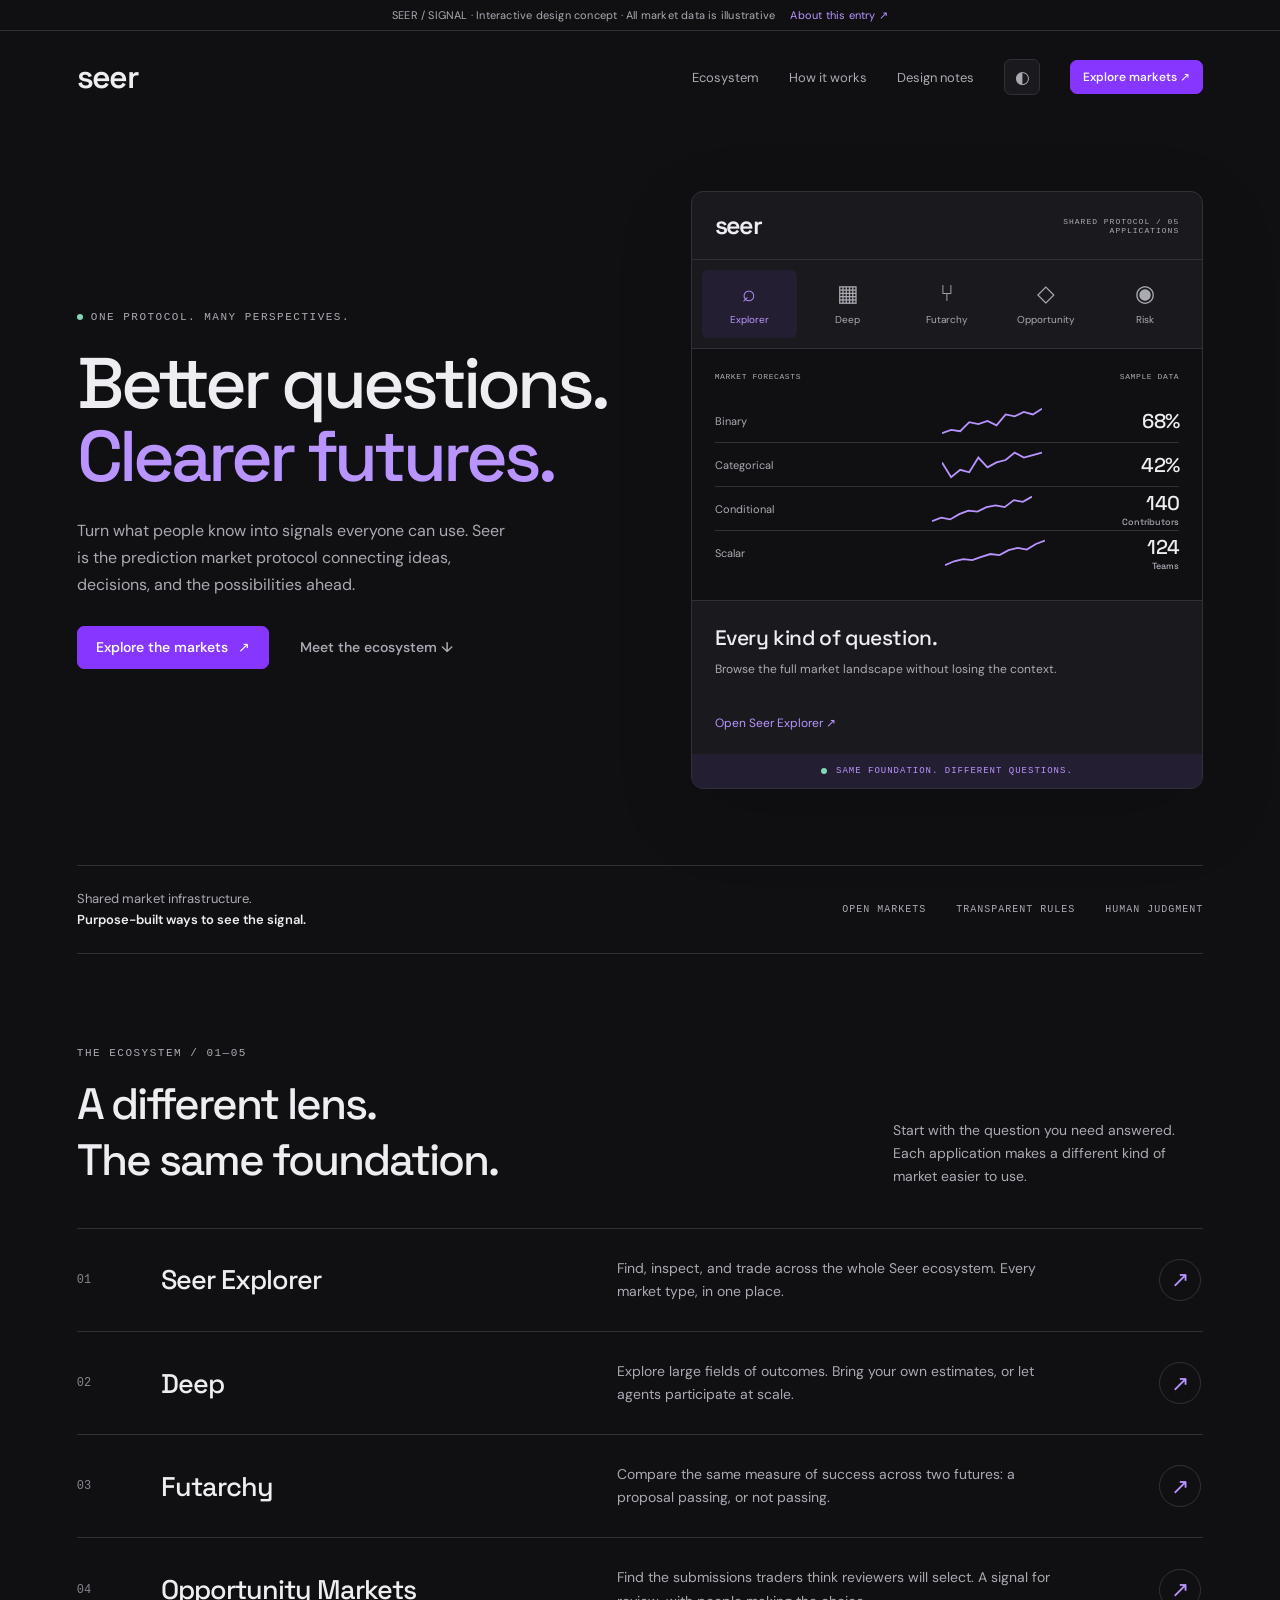
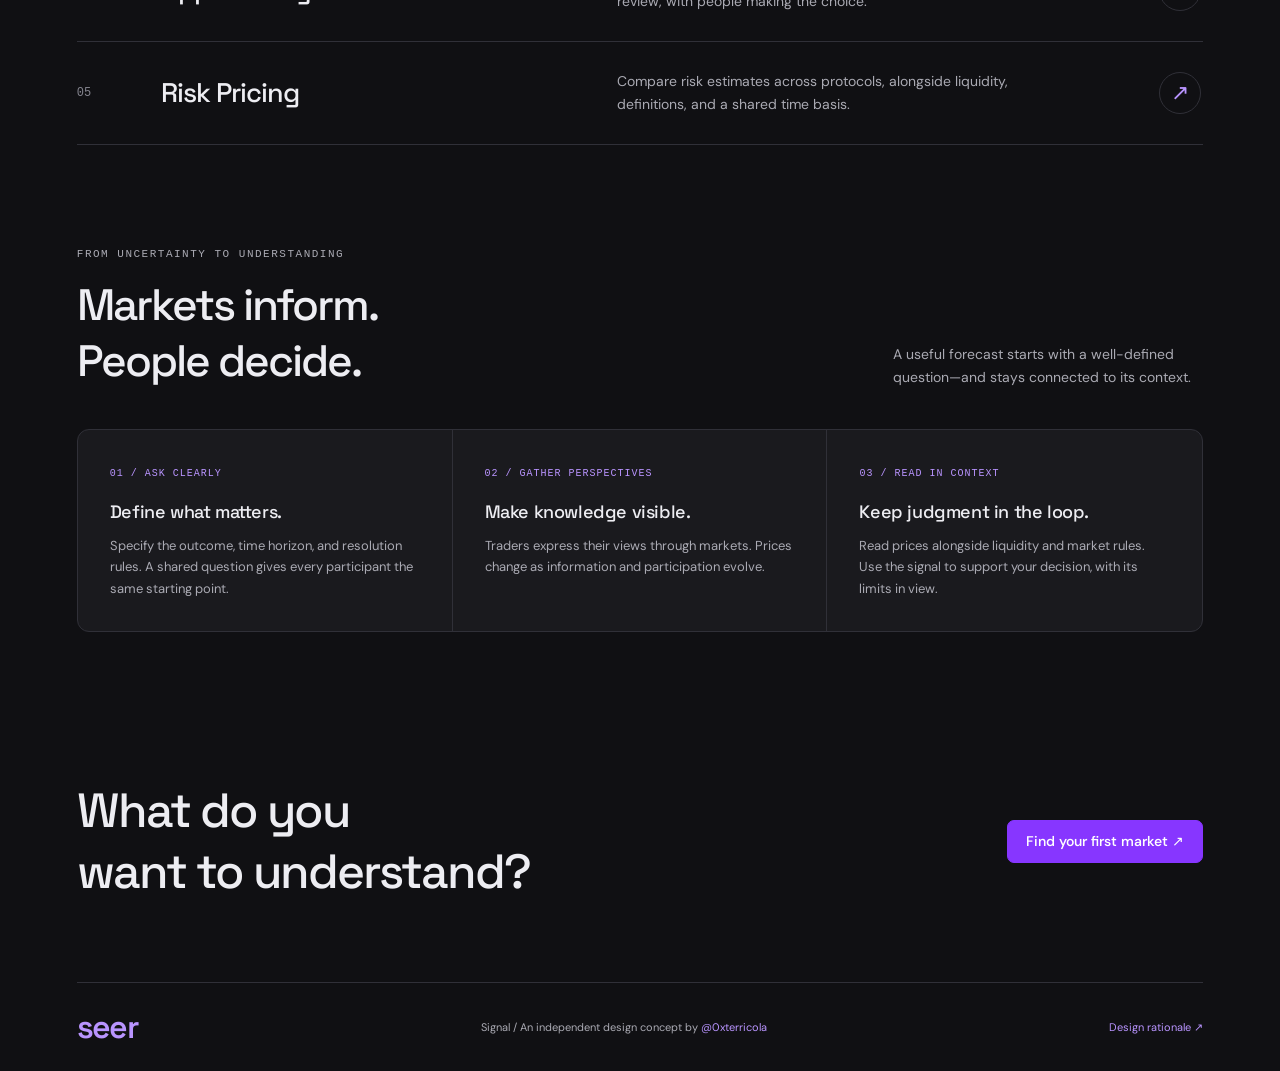
<file: index.html>
<!doctype html>
<html lang="en">
  <head>
    <meta charset="utf-8" />
    <meta name="viewport" content="width=device-width,initial-scale=1" />
    <meta name="theme-color" content="#101013" />
    <meta
      name="description"
      content="Seer / Signal. Six connected interfaces for information markets. An interactive design concept by @0xterricola."
    />
    <link rel="icon" type="image/svg+xml" href="assets/favicon.svg" />
    <title>Seer / Signal</title>
    <link rel="stylesheet" href="assets/style.css?v=3" />
    <script defer src="assets/app.js?v=3"></script>
  </head>
  <body>
    <a class="skip" href="#main">Skip to content</a>
    <div id="app"></div>
    <noscript
      ><main style="padding: 48px; max-width: 640px; margin: auto">
        <h1>Seer / Signal</h1>
        <p>
          This interactive design demo requires JavaScript. Enable it to explore
          the six interfaces.
        </p>
      </main></noscript
    >
    <div id="toast" role="status" aria-live="polite"></div>
    <dialog id="modal" aria-labelledby="modal-title"></dialog>
  </body>
</html>
</file>
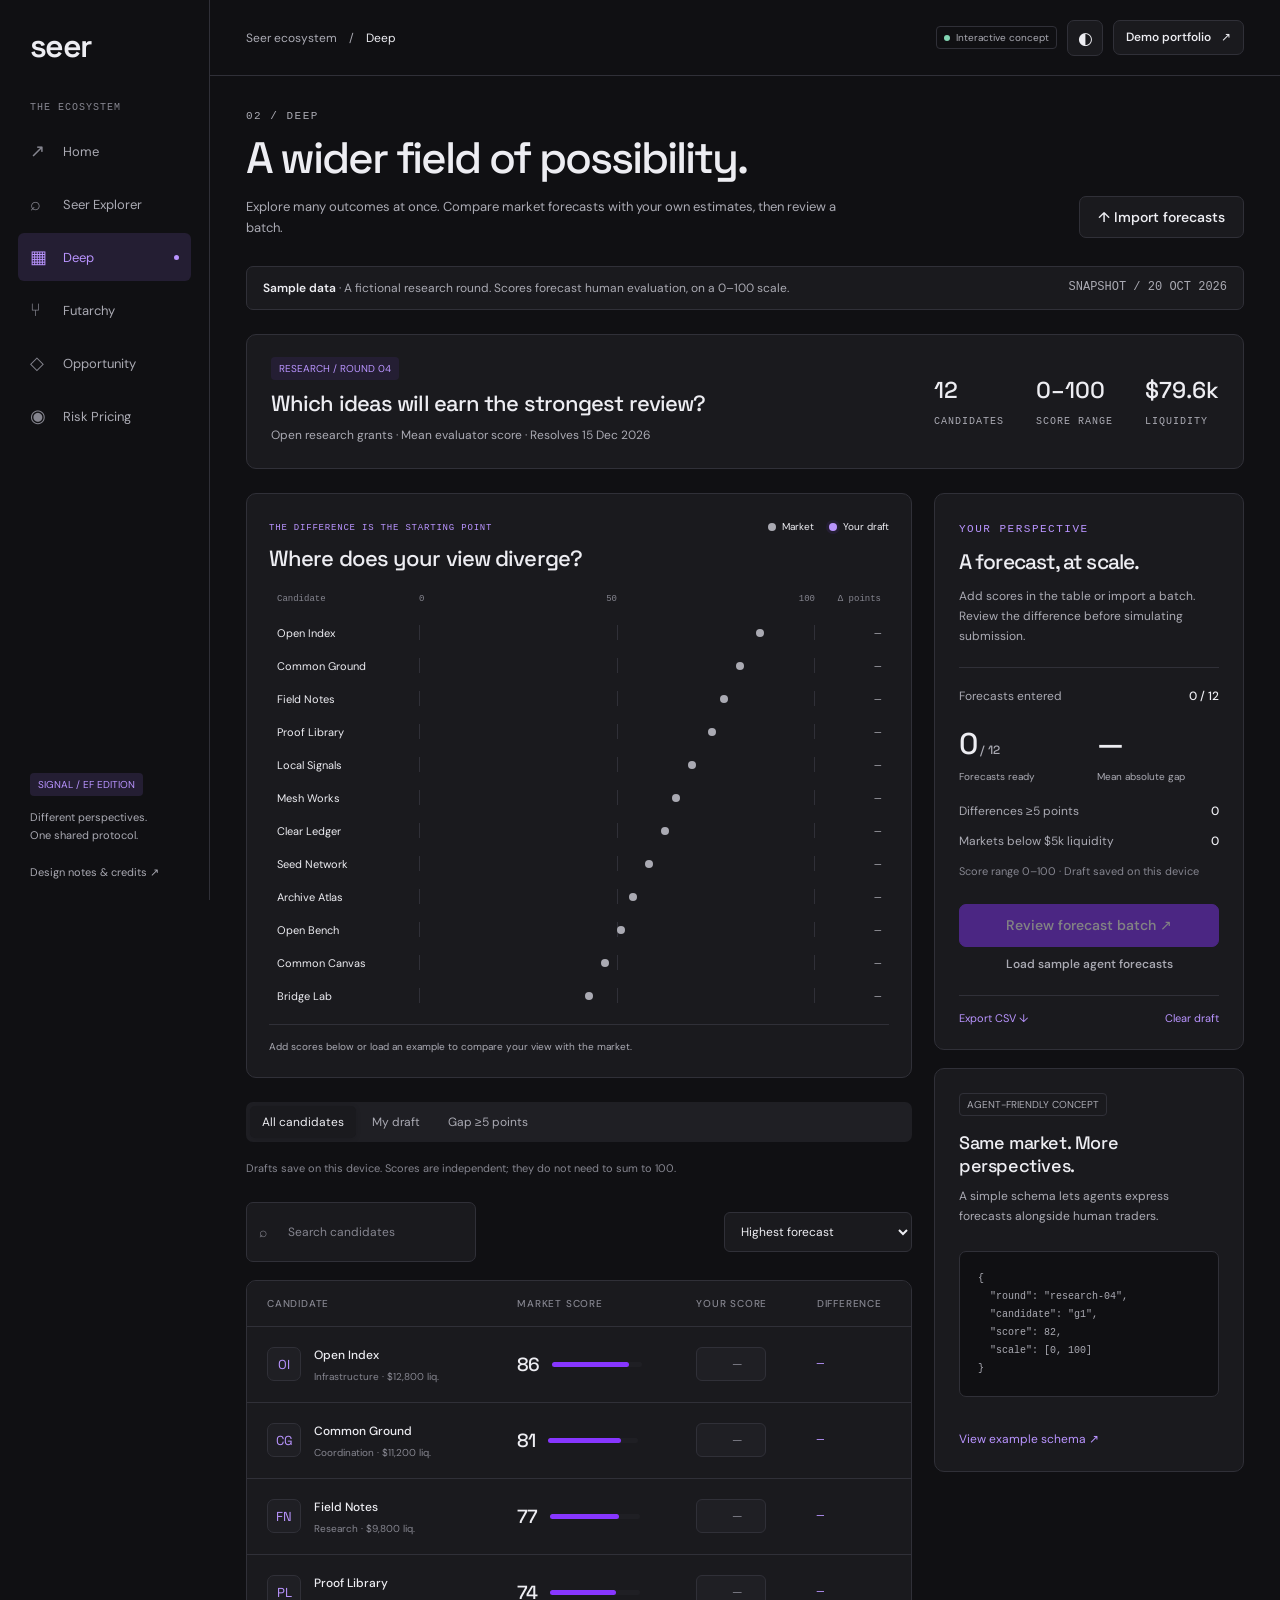
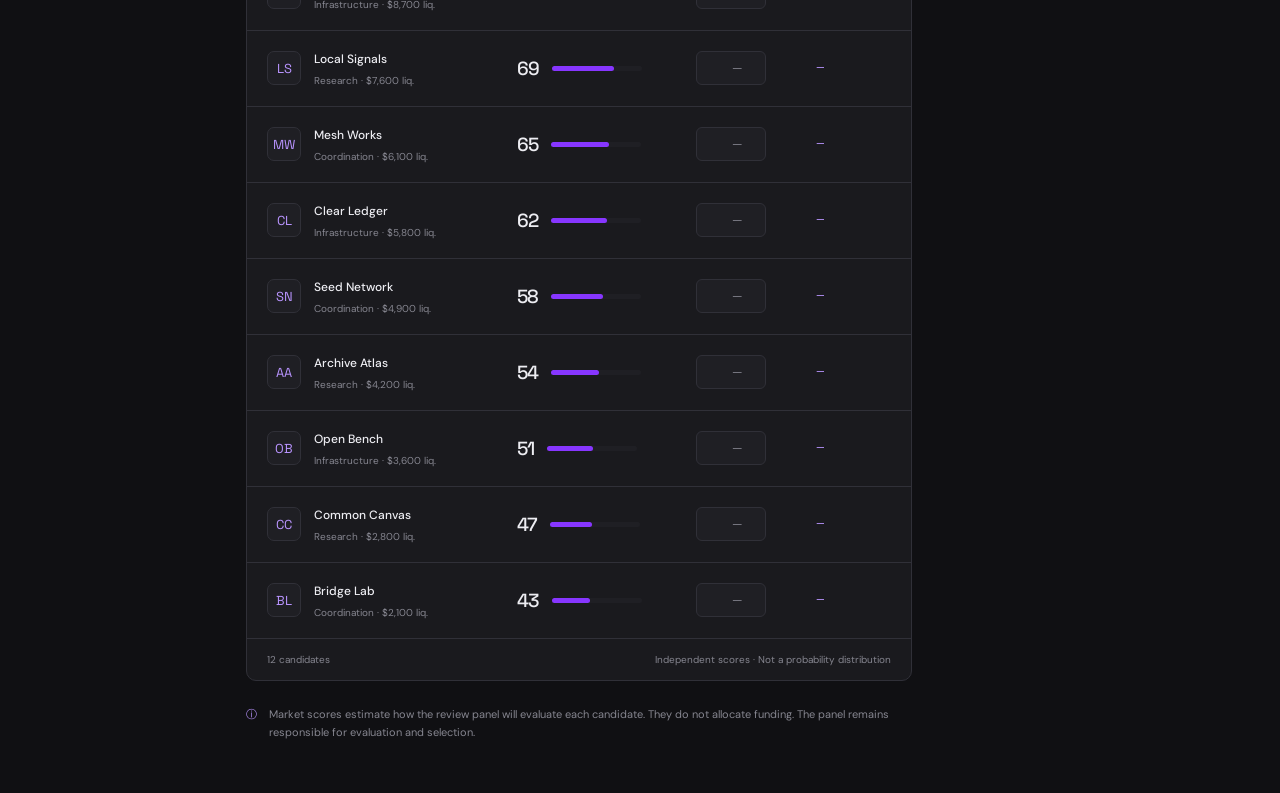
<file: deep/index.html>
<!doctype html>
<html lang="en">
  <head>
    <meta charset="utf-8" />
    <meta name="viewport" content="width=device-width,initial-scale=1" />
    <meta name="theme-color" content="#101013" />
    <meta
      name="description"
      content="Seer / Signal. Six connected interfaces for information markets. An interactive design concept by @0xterricola."
    />
    <link rel="icon" type="image/svg+xml" href="../assets/favicon.svg" />
    <title>Seer / Signal</title>
    <link rel="stylesheet" href="../assets/style.css?v=3" />
    <script defer src="../assets/app.js?v=3"></script>
  </head>
  <body>
    <a class="skip" href="#main">Skip to content</a>
    <div id="app"></div>
    <noscript
      ><main style="padding: 48px; max-width: 640px; margin: auto">
        <h1>Seer / Signal</h1>
        <p>
          This interactive design demo requires JavaScript. Enable it to explore
          the six interfaces.
        </p>
      </main></noscript
    >
    <div id="toast" role="status" aria-live="polite"></div>
    <dialog id="modal" aria-labelledby="modal-title"></dialog>
  </body>
</html>
</file>
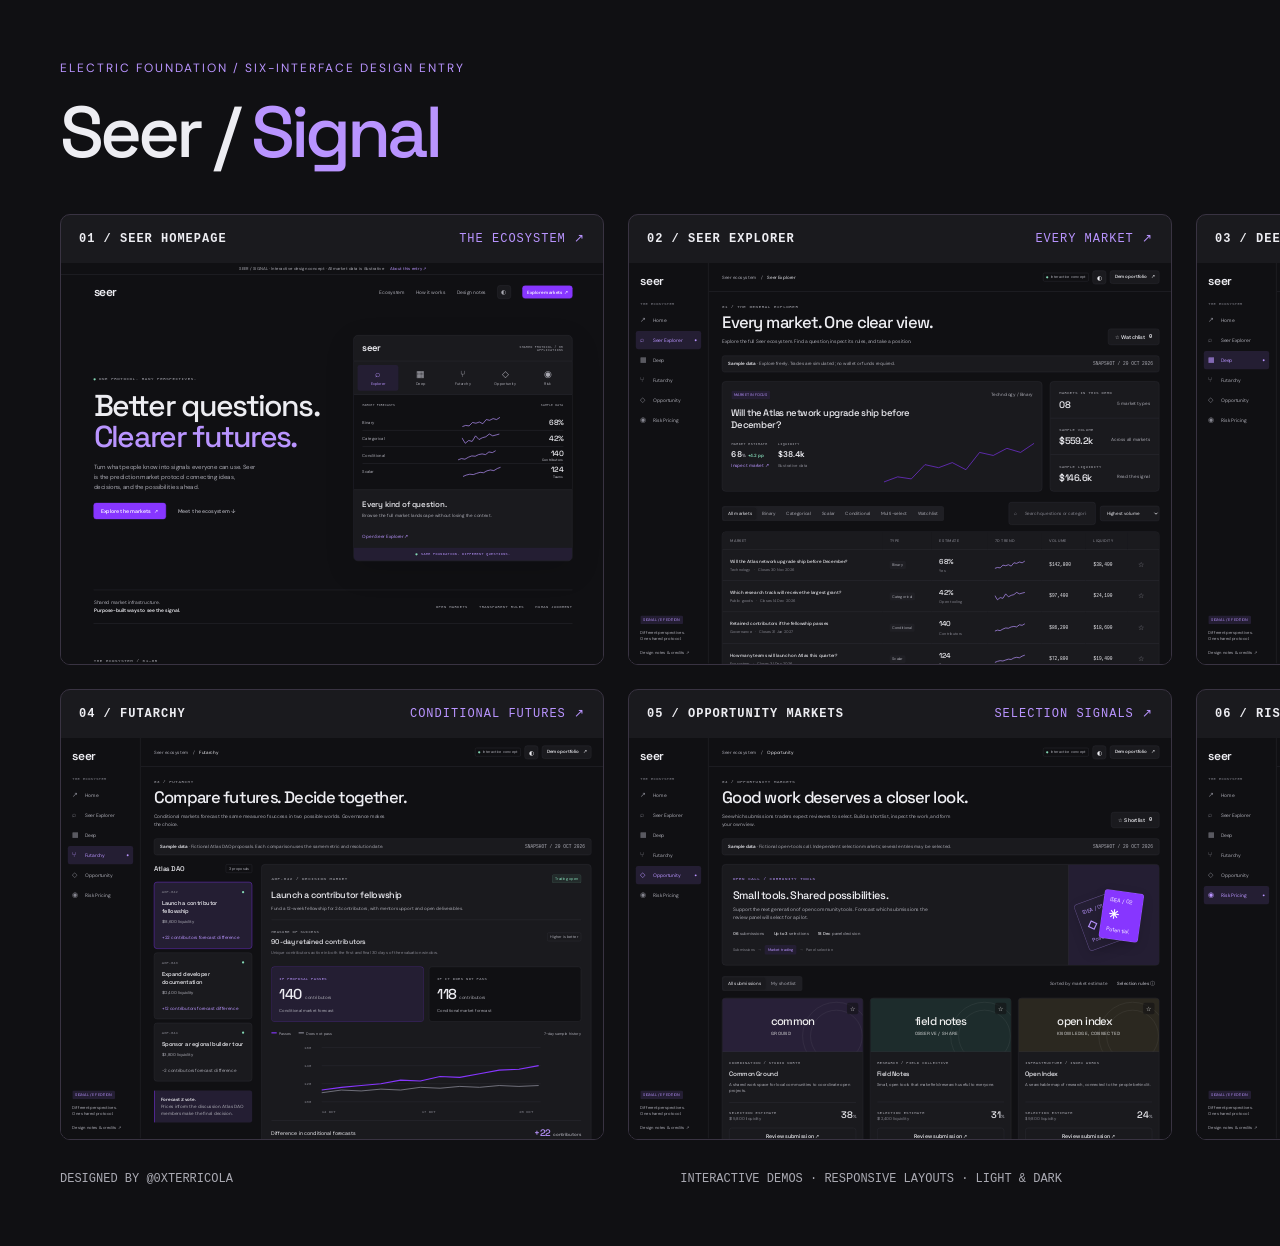
<file: preview-board.html>
<!doctype html>
<html lang="en">
  <head>
    <meta charset="utf-8" />
    <meta name="viewport" content="width=device-width,initial-scale=1" />
    <title>Seer / Signal — Six interfaces</title>
    <link rel="stylesheet" href="assets/style.css?v=3" />
    <style>
      html,
      body {
        width: 1800px;
        margin: 0;
        background: #101013;
        color: #ededf2;
      }
      body {
        padding: 60px;
      }
      .board-head {
        display: flex;
        align-items: end;
        justify-content: space-between;
        margin-bottom: 42px;
      }
      .board-head h1 {
        font-size: 72px;
        letter-spacing: -4px;
        margin: 18px 0 0;
      }
      .board-head p {
        font-size: 16px;
        color: #aaaab3;
        max-width: 420px;
      }
      .board-grid {
        display: grid;
        grid-template-columns: repeat(3, 544px);
        gap: 24px;
      }
      .board-cell {
        border: 1px solid #393342;
        border-radius: 10px;
        overflow: hidden;
        background: #1a1a1e;
      }
      .board-label {
        height: 48px;
        display: flex;
        align-items: center;
        justify-content: space-between;
        padding: 0 18px;
        font:
          12px ui-monospace,
          monospace;
        letter-spacing: 1px;
      }
      .board-label span {
        color: #b994ff;
      }
      .screen {
        width: 544px;
        height: 401px;
        overflow: hidden;
        background: #101013;
      }
      iframe {
        display: block;
        width: 1440px;
        height: 1060px;
        border: 0;
        transform: scale(0.377777778);
        transform-origin: top left;
        pointer-events: none;
      }
      .board-foot {
        display: flex;
        justify-content: space-between;
        align-items: center;
        margin-top: 32px;
        font:
          12px ui-monospace,
          monospace;
        color: #aaaab3;
      }
      .entry {
        color: #b994ff;
        font-size: 12px;
        letter-spacing: 2px;
      }
    </style>
  </head>
  <body>
    <header class="board-head">
      <div>
        <div class="entry">
          ELECTRIC FOUNDATION / SIX-INTERFACE DESIGN ENTRY
        </div>
        <h1>Seer / <span style="color: #b994ff">Signal</span></h1>
      </div>
      <p>
        One foundation. Six useful perspectives.<br />Markets inform. People
        decide.
      </p>
    </header>
    <main class="board-grid">
      <a class="board-cell" href="./"
        ><div class="board-label">
          <b>01 / SEER HOMEPAGE</b><span>THE ECOSYSTEM ↗</span>
        </div>
        <div class="screen">
          <iframe src="./?revision=3" title="Seer homepage"></iframe></div
      ></a>
      <a class="board-cell" href="explorer/"
        ><div class="board-label">
          <b>02 / SEER EXPLORER</b><span>EVERY MARKET ↗</span>
        </div>
        <div class="screen">
          <iframe src="explorer/?revision=3" title="Seer Explorer"></iframe></div
      ></a>
      <a class="board-cell" href="deep/"
        ><div class="board-label">
          <b>03 / DEEP</b><span>MANY OUTCOMES ↗</span>
        </div>
        <div class="screen"><iframe src="deep/?revision=3" title="Deep"></iframe></div
      ></a>
      <a class="board-cell" href="futarchy/"
        ><div class="board-label">
          <b>04 / FUTARCHY</b><span>CONDITIONAL FUTURES ↗</span>
        </div>
        <div class="screen">
          <iframe src="futarchy/?revision=3" title="Futarchy"></iframe></div
      ></a>
      <a class="board-cell" href="opportunity/"
        ><div class="board-label">
          <b>05 / OPPORTUNITY MARKETS</b><span>SELECTION SIGNALS ↗</span>
        </div>
        <div class="screen">
          <iframe src="opportunity/?revision=3" title="Opportunity Markets"></iframe></div
      ></a>
      <a class="board-cell" href="risk/"
        ><div class="board-label">
          <b>06 / RISK PRICING</b><span>COMPARABLE ESTIMATES ↗</span>
        </div>
        <div class="screen">
          <iframe src="risk/?revision=3" title="Risk Pricing"></iframe></div
      ></a>
    </main>
    <footer class="board-foot">
      <span>DESIGNED BY @0XTERRICOLA</span
      ><span>INTERACTIVE DEMOS · RESPONSIVE LAYOUTS · LIGHT & DARK</span
      ><span>ILLUSTRATIVE DATA / OCTOBER 2026</span>
    </footer>
  </body>
</html>
</file>
<file: assets/style.css>
@import url("fonts.css");
:root {
  color-scheme: dark;
  --bg: #101013;
  --card: #1a1a1e;
  --surface: #1f1f24;
  --hover: #25252c;
  --line: #303038;
  --text: #ededf2;
  --muted: #aaaab3;
  --quiet: #85858f;
  --accent: #8736ff;
  --accent-text: #b994ff;
  --soft: #241e33;
  --green: #83d6b4;
  --amber: #e5bf76;
  --red: #f297a7;
  --shadow: 0 20px 80px #0006;
  font-family: "DM Sans", Arial, sans-serif;
  font-size: 14px;
  background: var(--bg);
  color: var(--text);
}
:root[data-theme="light"] {
  color-scheme: light;
  --bg: #f7f7f9;
  --card: #fff;
  --surface: #efeff3;
  --hover: #e8e8ee;
  --line: #dcdce5;
  --text: #17171c;
  --muted: #5c5c68;
  --quiet: #696977;
  --accent-text: #7030d4;
  --soft: #efe9fc;
  --green: #21734f;
  --amber: #856016;
  --red: #b43c56;
  --shadow: 0 20px 80px #17171c18;
}
* {
  box-sizing: border-box;
}
body {
  margin: 0;
}
a {
  color: inherit;
  text-decoration: none;
}
button,
input,
select,
textarea {
  font: inherit;
}
button,
a,
input,
select,
textarea {
  -webkit-tap-highlight-color: transparent;
}
button {
  cursor: pointer;
}
button:disabled {
  opacity: 0.45;
  cursor: not-allowed;
}
button:focus-visible,
a:focus-visible,
input:focus-visible,
select:focus-visible,
textarea:focus-visible {
  outline: 2px solid var(--accent-text);
  outline-offset: 4px;
}
button {
  color: inherit;
}
h1,
h2,
h3,
p {
  margin: 0;
}
h1,
h2,
h3,
.display,
.wordmark {
  font-family: "Space Grotesk", Arial, sans-serif;
}
h1 {
  font-size: 44px;
  letter-spacing: -2px;
  line-height: 1.08;
  font-weight: 500;
}
h2 {
  font-size: 25px;
  letter-spacing: -0.9px;
  font-weight: 500;
}
h3 {
  font-size: 18px;
  font-weight: 500;
  letter-spacing: -0.4px;
}
p {
  line-height: 1.65;
  color: var(--muted);
}
small,
.small {
  font-size: 12px;
  color: var(--muted);
}
svg {
  display: block;
  width: 100%;
  height: auto;
}
button svg {
  width: 18px;
  height: 18px;
}
button {
  border: 0;
  background: none;
}
strong {
  font-weight: 600;
}
.mono,
.eyebrow,
.label,
.tag,
.number {
  font-family: ui-monospace, SFMono-Regular, Consolas, monospace;
}
.eyebrow {
  font-size: 11px;
  letter-spacing: 1.5px;
  text-transform: uppercase;
  color: var(--muted);
}
.eyebrow .live {
  margin-right: 8px;
}
.label {
  font-size: 10px;
  letter-spacing: 1px;
  text-transform: uppercase;
  color: var(--muted);
}
.number {
  font-variant-numeric: tabular-nums;
}
.muted {
  color: var(--muted);
}
.accent {
  color: var(--accent-text);
}
.positive {
  color: var(--green);
}
.warning {
  color: var(--amber);
}
.flex {
  display: flex;
  align-items: center;
  gap: 12px;
}
.between {
  display: flex;
  align-items: center;
  justify-content: space-between;
  gap: 16px;
}
.stack {
  display: grid;
  gap: 18px;
}
.gap8 {
  gap: 8px;
}
.mt {
  margin-top: 24px;
}
.mb {
  margin-bottom: 24px;
}
.nowrap {
  white-space: nowrap;
}
.btn {
  display: inline-flex;
  justify-content: center;
  align-items: center;
  gap: 10px;
  padding: 12px 18px;
  border-radius: 7px;
  background: var(--accent);
  border: 1px solid var(--accent);
  color: white;
  font-weight: 550;
  line-height: 1.2;
  transition:
    background 0.15s,
    transform 0.15s;
}
.btn:hover {
  background: #994eff;
  transform: translateY(-1px);
}
.btn.secondary {
  background: var(--card);
  border-color: var(--line);
  color: var(--text);
}
.btn.secondary:hover {
  background: var(--hover);
}
.btn.ghost {
  background: none;
  border-color: transparent;
  color: var(--muted);
}
.btn.ghost:hover {
  color: var(--text);
  background: var(--surface);
}
.btn.small {
  padding: 9px 12px;
  font-size: 12px;
}
.btn.full {
  width: 100%;
}
.icon-btn {
  display: grid;
  place-items: center;
  flex-shrink: 0;
  width: 36px;
  height: 36px;
  border: 1px solid var(--line);
  border-radius: 7px;
  background: var(--card);
  font-size: 17px;
}
.icon-btn:hover {
  background: var(--hover);
}
.badge,
.tag {
  display: inline-flex;
  align-items: center;
  gap: 6px;
  border: 1px solid var(--line);
  border-radius: 4px;
  padding: 5px 7px;
  font-size: 10px;
  line-height: 1.1;
  color: var(--muted);
  white-space: nowrap;
}
.badge.violet {
  background: var(--soft);
  border-color: transparent;
  color: var(--accent-text);
}
.badge.green {
  background: color-mix(in srgb, var(--green) 9%, transparent);
  color: var(--green);
  border-color: color-mix(in srgb, var(--green) 22%, transparent);
}
.live {
  display: inline-block;
  width: 6px;
  height: 6px;
  border-radius: 50%;
  background: var(--green);
}
.wordmark {
  font-size: 32px;
  font-weight: 600;
  letter-spacing: -2px;
  font-style: italic;
  line-height: 1;
}
.wordmark::before {
  content: "✳";
  font-style: normal;
  display: inline-block;
  margin-right: 8px;
  color: var(--accent-text);
  font-size: 27px;
  vertical-align: 2px;
}
.skip {
  position: fixed;
  top: -100px;
  left: 12px;
  z-index: 100;
  padding: 12px;
  background: var(--accent);
  color: white;
}
.skip:focus {
  top: 12px;
}
.demo-strip {
  text-align: center;
  padding: 8px 20px;
  color: var(--muted);
  border-bottom: 1px solid var(--line);
  font-size: 11px;
  letter-spacing: 0.2px;
}
.demo-strip a {
  color: var(--accent-text);
  margin-left: 12px;
}
.home-nav {
  height: 92px;
  max-width: 1440px;
  padding: 0 6%;
  margin: auto;
  display: flex;
  align-items: center;
  justify-content: space-between;
  gap: 32px;
}
.home-nav nav {
  display: flex;
  align-items: center;
  gap: 30px;
  color: var(--muted);
  font-size: 13px;
}
.home-nav nav a:hover {
  color: var(--text);
}
.home-wrap {
  max-width: 1440px;
  margin: auto;
  padding: 0 6%;
}
.hero {
  min-height: 610px;
  display: grid;
  grid-template-columns: 1.15fr 1fr;
  gap: 24px;
  align-items: center;
  padding: 68px 0 76px;
}
.hero h1 {
  font-size: clamp(58px, 6.7vw, 96px);
  letter-spacing: -5px;
  line-height: 1.02;
  margin: 24px 0;
}
.hero h1 em {
  font-style: normal;
  color: var(--accent-text);
}
.hero p {
  max-width: 430px;
  font-size: 16px;
  line-height: 1.7;
  margin-bottom: 28px;
}
.hero-art {
  position: relative;
  height: 460px;
  display: flex;
  align-items: center;
  justify-content: center;
}
.orbit {
  position: absolute;
  width: 320px;
  height: 320px;
  border: 1px solid var(--line);
  border-radius: 50%;
}
.orbit.second {
  width: 430px;
  height: 430px;
  border-style: dashed;
  opacity: 0.6;
}
.orbit.third {
  width: 205px;
  height: 205px;
  border-color: #8736ff66;
}
.eye-core {
  position: absolute;
  width: 145px;
  height: 145px;
  border-radius: 32px;
  background: var(--accent);
  display: grid;
  place-items: center;
  transform: rotate(-10deg);
}
.eye-core svg {
  width: 95px;
  transform: rotate(10deg);
}
.orbit-node {
  position: absolute;
  background: var(--card);
  border: 1px solid var(--line);
  padding: 13px 16px;
  border-radius: 9px;
  box-shadow: 0 8px 30px #0002;
  min-width: 148px;
  transition: transform 0.2s;
}
.orbit-node:hover {
  transform: translateY(-4px);
  border-color: var(--accent);
}
.orbit-node .label {
  font-size: 9px;
}
.orbit-node strong {
  display: block;
  margin: 5px 0;
  font-size: 14px;
}
.orbit-node .small {
  font-size: 10px;
}
.orbit-node.n1 {
  left: 0;
  top: 30px;
}
.orbit-node.n2 {
  right: 0;
  top: 75px;
}
.orbit-node.n3 {
  right: -10px;
  bottom: 70px;
}
.orbit-node.n4 {
  left: 0;
  bottom: 32px;
}
.orbit-node.n5 {
  left: 31%;
  top: -10px;
  min-width: 130px;
}
.hero-art .core-caption {
  position: absolute;
  bottom: 115px;
  font-size: 9px;
  letter-spacing: 2px;
}
.protocol-line {
  display: flex;
  justify-content: space-between;
  align-items: center;
  border-top: 1px solid var(--line);
  border-bottom: 1px solid var(--line);
  padding: 22px 0;
  gap: 24px;
}
.protocol-line p {
  max-width: 430px;
  font-size: 13px;
}
.protocol-line .flex {
  gap: 30px;
}
.home-section {
  padding: 88px 0;
}
.section-heading {
  display: flex;
  justify-content: space-between;
  align-items: end;
  gap: 40px;
  margin-bottom: 40px;
}
.section-heading h2 {
  font-size: 44px;
  letter-spacing: -2px;
  max-width: 620px;
  margin-top: 16px;
}
.section-heading p {
  max-width: 310px;
}
.eco-row {
  border-top: 1px solid var(--line);
  padding: 28px 0;
  display: grid;
  grid-template-columns: 60px 1fr 1.2fr 44px;
  gap: 24px;
  align-items: center;
}
.eco-row:last-child {
  border-bottom: 1px solid var(--line);
}
.eco-row:hover {
  background: var(--card);
}
.eco-row .idx {
  font-size: 12px;
  color: var(--quiet);
}
.eco-row h3 {
  font-size: 27px;
  letter-spacing: -1px;
}
.eco-row p {
  font-size: 14px;
  max-width: 450px;
}
.eco-row .arrow {
  border: 1px solid var(--line);
  border-radius: 50%;
  height: 42px;
  width: 42px;
  display: grid;
  place-items: center;
  font-size: 22px;
  color: var(--accent-text);
}
.principles {
  display: grid;
  grid-template-columns: repeat(3, 1fr);
  border: 1px solid var(--line);
  border-radius: 12px;
  background: var(--card);
}
.principles > div {
  padding: 32px;
  border-right: 1px solid var(--line);
}
.principles > div:last-child {
  border: 0;
}
.principles h3 {
  margin: 20px 0 12px;
}
.principles p {
  font-size: 13px;
}
.closing {
  display: flex;
  justify-content: space-between;
  align-items: center;
  padding: 60px 0 80px;
  gap: 30px;
}
.closing h2 {
  font-size: 48px;
  letter-spacing: -2px;
}
.footer {
  border-top: 1px solid var(--line);
  display: flex;
  align-items: center;
  justify-content: space-between;
  gap: 20px;
  padding: 28px 0;
  color: var(--muted);
  font-size: 11px;
}
.footer a {
  color: var(--accent-text);
}
/* Shared application shell */
.sidebar {
  position: fixed;
  inset: 0 auto 0 0;
  width: 210px;
  border-right: 1px solid var(--line);
  padding: 30px 18px 20px;
  background: var(--bg);
  display: flex;
  flex-direction: column;
  z-index: 20;
}
.sidebar .wordmark {
  margin: 0 12px 40px;
}
.sidebar .label {
  margin: 0 12px 14px;
  color: var(--quiet);
}
.side-link {
  display: flex;
  align-items: center;
  gap: 11px;
  padding: 12px;
  border-radius: 6px;
  color: var(--muted);
  font-size: 13px;
  margin-bottom: 5px;
}
.side-link .nav-icon {
  width: 22px;
  font-size: 18px;
  color: var(--quiet);
}
.side-link:hover {
  background: var(--surface);
  color: var(--text);
}
.side-link.active {
  background: var(--soft);
  color: var(--accent-text);
}
.side-link.active .nav-icon {
  color: var(--accent-text);
}
.side-link .dot {
  margin-left: auto;
  width: 5px;
  height: 5px;
  background: var(--accent-text);
  border-radius: 50%;
}
.sidebar-bottom {
  margin-top: auto;
  padding: 20px 12px 0;
}
.sidebar-bottom p {
  font-size: 11px;
  margin: 12px 0 18px;
}
.sidebar-bottom a {
  font-size: 11px;
  color: var(--muted);
}
.shell {
  margin-left: 210px;
}
.topbar {
  height: 76px;
  border-bottom: 1px solid var(--line);
  padding: 0 36px;
  display: flex;
  align-items: center;
  justify-content: space-between;
  gap: 16px;
}
.breadcrumb {
  font-size: 12px;
  color: var(--muted);
  display: flex;
  align-items: center;
  gap: 12px;
}
.breadcrumb b {
  font-weight: 400;
  color: var(--text);
}
.top-actions {
  display: flex;
  gap: 10px;
  align-items: center;
}
.app-main {
  padding: 34px 36px 50px;
  max-width: 1540px;
  margin: auto;
}
.page-head {
  display: flex;
  align-items: end;
  justify-content: space-between;
  gap: 24px;
  margin-bottom: 28px;
}
.page-head h1 {
  margin: 13px 0;
}
.page-head p {
  max-width: 620px;
  font-size: 13px;
}
.page-head > .btn {
  flex-shrink: 0;
}
.intro-note {
  display: flex;
  justify-content: space-between;
  gap: 20px;
  padding: 13px 16px;
  border: 1px solid var(--line);
  border-radius: 7px;
  background: var(--card);
  font-size: 12px;
  color: var(--muted);
  margin-bottom: 24px;
}
.intro-note strong {
  color: var(--text);
}
.card {
  background: var(--card);
  border: 1px solid var(--line);
  border-radius: 10px;
  overflow: hidden;
}
.card-pad {
  padding: 24px;
}
.card-head {
  padding: 20px 24px;
  border-bottom: 1px solid var(--line);
  display: flex;
  align-items: center;
  justify-content: space-between;
  gap: 16px;
}
.card-head h2 {
  font-size: 17px;
  letter-spacing: -0.3px;
}
.dashboard-grid {
  display: grid;
  grid-template-columns: minmax(0, 1fr) 290px;
  gap: 20px;
  margin-bottom: 28px;
}
.feature-card {
  padding: 24px;
  position: relative;
  min-height: 235px;
}
.feature-card h2 {
  max-width: 520px;
  margin: 20px 0 12px;
  font-size: 25px;
}
.feature-meta {
  display: flex;
  gap: 24px;
  margin-top: 22px;
}
.feature-meta strong {
  display: block;
  font-size: 22px;
  margin: 6px 0;
}
.feature-meta .label {
  font-size: 9px;
}
.mini-chart {
  width: 47%;
  position: absolute;
  right: 20px;
  bottom: 18px;
  opacity: 0.9;
}
.stat-stack {
  display: grid;
  grid-template-columns: 1fr;
  gap: 0;
}
.stat {
  padding: 20px 24px;
  border-bottom: 1px solid var(--line);
}
.stat:last-child {
  border: 0;
}
.stat strong {
  font:
    500 25px "Space Grotesk",
    sans-serif;
  display: block;
  margin: 6px 0 0;
  letter-spacing: -1px;
}
.stat .between {
  gap: 8px;
}
.toolbar {
  display: flex;
  align-items: center;
  justify-content: space-between;
  gap: 16px;
  margin-bottom: 18px;
  flex-wrap: wrap;
}
.tabs {
  display: flex;
  gap: 4px;
  align-items: center;
  background: var(--surface);
  border-radius: 7px;
  padding: 4px;
  max-width: 100%;
  overflow-x: auto;
}
.tabs button {
  padding: 8px 12px;
  white-space: nowrap;
  border-radius: 5px;
  color: var(--muted);
  font-size: 12px;
}
.tabs button.active {
  background: var(--card);
  color: var(--text);
  box-shadow: 0 1px 5px #0002;
}
.tabs button:hover {
  color: var(--text);
}
.searchbox {
  display: flex;
  align-items: center;
  gap: 9px;
  background: var(--card);
  border: 1px solid var(--line);
  padding: 10px 12px;
  border-radius: 7px;
  min-width: 230px;
}
.searchbox input {
  border: 0;
  outline: none;
  background: transparent;
  color: var(--text);
  width: 100%;
  min-width: 0;
  font-size: 12px;
}
.searchbox span {
  color: var(--quiet);
}
select {
  border: 1px solid var(--line);
  border-radius: 6px;
  background: var(--card);
  color: var(--text);
  padding: 10px 30px 10px 12px;
  font-size: 12px;
}
input,
textarea {
  background: var(--surface);
  border: 1px solid var(--line);
  border-radius: 6px;
  padding: 11px 12px;
  color: var(--text);
}
input::placeholder,
textarea::placeholder {
  color: var(--quiet);
}
input[type="number"] {
  font-variant-numeric: tabular-nums;
}
input[type="checkbox"] {
  accent-color: var(--accent);
  width: 16px;
  height: 16px;
  cursor: pointer;
}
.table-wrap {
  overflow-x: auto;
}
.table {
  width: 100%;
  border-collapse: collapse;
  text-align: left;
  font-size: 12px;
}
.table th {
  color: var(--quiet);
  font-size: 10px;
  font-weight: 500;
  text-transform: uppercase;
  letter-spacing: 0.8px;
  padding: 16px 20px;
  background: var(--card);
  border-bottom: 1px solid var(--line);
  white-space: nowrap;
}
.table td {
  padding: 19px 20px;
  border-bottom: 1px solid var(--line);
  vertical-align: middle;
}
.table tbody tr:last-child td {
  border-bottom: 0;
}
.table tbody tr:hover {
  background: var(--surface);
}
.table td:first-child {
  min-width: 230px;
}
.market-name {
  font-weight: 500;
  color: var(--text);
  text-align: left;
  display: block;
  padding: 0;
  line-height: 1.5;
  max-width: 420px;
}
.market-name:hover {
  color: var(--accent-text);
}
.market-sub {
  font-size: 10px;
  color: var(--quiet);
  margin-top: 6px;
  display: flex;
  gap: 9px;
  align-items: center;
}
.prob {
  font:
    500 19px "Space Grotesk",
    sans-serif;
  letter-spacing: -0.7px;
  white-space: nowrap;
}
.spark {
  width: 80px;
}
.watch {
  font-size: 19px;
  color: var(--quiet);
  padding: 6px;
}
.watch.saved {
  color: var(--accent-text);
}
.table-foot {
  padding: 14px 20px;
  border-top: 1px solid var(--line);
  font-size: 10px;
  color: var(--quiet);
  display: flex;
  justify-content: space-between;
  gap: 20px;
}
.market-type {
  padding: 4px 7px;
  border-radius: 4px;
  background: var(--surface);
  font-size: 10px;
  color: var(--muted);
}
.empty {
  padding: 50px 24px;
  text-align: center;
  color: var(--muted);
}
.empty h3 {
  color: var(--text);
  margin-bottom: 10px;
}
.hint {
  font-size: 11px;
  color: var(--quiet);
  line-height: 1.6;
}
.bottom-note {
  margin: 24px 0 0;
  display: flex;
  gap: 12px;
  align-items: start;
  color: var(--quiet);
  font-size: 11px;
  line-height: 1.7;
}
.bottom-note span:first-child {
  color: var(--accent-text);
}
.split {
  display: grid;
  grid-template-columns: minmax(0, 1fr) 310px;
  gap: 22px;
  align-items: start;
}
.round-bar {
  display: flex;
  align-items: center;
  justify-content: space-between;
  gap: 20px;
  padding: 22px 24px;
  border: 1px solid var(--line);
  background: var(--card);
  border-radius: 10px;
  margin-bottom: 24px;
}
.round-bar h2 {
  font-size: 22px;
  margin: 9px 0;
}
.round-stats {
  display: flex;
  gap: 32px;
}
.round-stats strong {
  display: block;
  font:
    500 23px "Space Grotesk",
    sans-serif;
  margin-bottom: 5px;
}
.row-title {
  display: flex;
  align-items: center;
  gap: 13px;
}
.avatar {
  width: 34px;
  height: 34px;
  flex-shrink: 0;
  display: grid;
  place-items: center;
  border: 1px solid var(--line);
  background: var(--surface);
  border-radius: 7px;
  font-family: "Space Grotesk", sans-serif;
  font-size: 13px;
  color: var(--accent-text);
}
.bar-value {
  display: flex;
  align-items: center;
  gap: 12px;
}
.bar-track {
  height: 5px;
  min-width: 65px;
  width: 90px;
  background: var(--surface);
  border-radius: 3px;
}
.bar-track i {
  display: block;
  height: 5px;
  background: var(--accent);
  border-radius: 3px;
}
.estimate-input {
  width: 70px;
  padding: 8px;
  font-size: 12px;
  text-align: right;
}
.side-panel {
  padding: 24px;
}
.side-panel h2 {
  font-size: 21px;
  margin: 12px 0;
}
.side-panel p {
  font-size: 12px;
}
.divider {
  height: 1px;
  background: var(--line);
  margin: 20px 0;
}
.key-value {
  display: flex;
  justify-content: space-between;
  align-items: center;
  gap: 20px;
  font-size: 12px;
  margin: 14px 0;
  color: var(--muted);
}
.key-value b {
  font-weight: 500;
  color: var(--text);
}
.agent-block {
  padding: 18px;
  background: var(--bg);
  border: 1px solid var(--line);
  border-radius: 7px;
  font:
    10px/1.8 ui-monospace,
    monospace;
  color: var(--muted);
  overflow: auto;
  white-space: pre;
}
.callout {
  padding: 14px 16px;
  border-left: 2px solid var(--accent);
  background: var(--soft);
  font-size: 12px;
  line-height: 1.6;
  color: var(--muted);
  border-radius: 0 6px 6px 0;
}
.callout strong {
  color: var(--text);
}
.flow {
  display: flex;
  gap: 8px;
  align-items: center;
  font-size: 10px;
  color: var(--quiet);
}
.flow .current {
  color: var(--accent-text);
  background: var(--soft);
  padding: 6px 8px;
  border-radius: 4px;
}
.proposal-list {
  display: grid;
  gap: 10px;
}
.proposal {
  padding: 20px;
  text-align: left;
  border: 1px solid var(--line);
  border-radius: 8px;
  background: var(--card);
  width: 100%;
  transition: border-color 0.2s;
}
.proposal.active {
  border-color: var(--accent);
  background: var(--soft);
}
.proposal h3 {
  font-size: 15px;
  margin: 13px 0 10px;
  line-height: 1.4;
}
.proposal p {
  font-size: 11px;
}
.proposal .number {
  font-size: 10px;
  color: var(--quiet);
}
.futarchy-layout {
  display: grid;
  grid-template-columns: 260px minmax(0, 1fr);
  gap: 24px;
}
.comparison {
  padding: 26px;
}
.comparison h2 {
  font-size: 24px;
  line-height: 1.3;
  margin: 16px 0 10px;
}
.metric-pair {
  display: grid;
  grid-template-columns: 1fr 1fr;
  gap: 14px;
  margin-top: 26px;
}
.metric-block {
  padding: 20px;
  background: var(--bg);
  border: 1px solid var(--line);
  border-radius: 8px;
}
.metric-block.pass {
  background: var(--soft);
  border-color: #8736ff55;
}
.metric-block strong {
  display: block;
  font:
    500 38px "Space Grotesk",
    sans-serif;
  letter-spacing: -2px;
  margin: 10px 0;
}
.metric-block strong small {
  font:
    12px "DM Sans",
    sans-serif;
  letter-spacing: 0;
  color: var(--muted);
}
.metric-block p {
  font-size: 11px;
}
.chart-wrap {
  padding: 24px 0 8px;
}
.chart-wrap svg {
  width: 100%;
  max-height: 200px;
}
.chart-legend {
  display: flex;
  gap: 20px;
  font-size: 10px;
  color: var(--muted);
  margin-bottom: 16px;
}
.chart-legend i {
  display: inline-block;
  width: 14px;
  height: 3px;
  background: var(--accent);
  vertical-align: 3px;
  margin-right: 6px;
}
.chart-legend .gray {
  background: #898995;
}
.delta {
  display: flex;
  align-items: center;
  justify-content: space-between;
  gap: 20px;
  padding: 16px 0;
  border-top: 1px solid var(--line);
  border-bottom: 1px solid var(--line);
}
.delta strong {
  font:
    500 25px "Space Grotesk",
    sans-serif;
  color: var(--accent-text);
}
.details {
  margin-top: 18px;
  border-top: 1px solid var(--line);
  padding-top: 16px;
}
.details summary {
  font-size: 12px;
  cursor: pointer;
  color: var(--muted);
}
.details p {
  font-size: 12px;
  margin-top: 12px;
}
.opportunity-banner {
  display: grid;
  grid-template-columns: 1fr 240px;
  border: 1px solid var(--line);
  background: var(--card);
  border-radius: 10px;
  overflow: hidden;
  margin-bottom: 28px;
}
.opportunity-banner > div:first-child {
  padding: 28px;
}
.opportunity-banner h2 {
  font-size: 29px;
  margin: 15px 0 10px;
  letter-spacing: -1px;
}
.opportunity-banner p {
  max-width: 550px;
  font-size: 13px;
}
.opportunity-art {
  background: var(--soft);
  border-left: 1px solid var(--line);
  display: flex;
  align-items: center;
  justify-content: center;
  position: relative;
  overflow: hidden;
}
.opportunity-art .tile {
  position: absolute;
  width: 105px;
  height: 130px;
  border: 1px solid #b994ff70;
  border-radius: 9px;
  background: #241e33;
  display: flex;
  flex-direction: column;
  justify-content: space-between;
  padding: 16px;
  color: #b994ff;
  font-family: "Space Grotesk", sans-serif;
  box-shadow: 0 10px 30px #0002;
}
.tile:nth-child(1) {
  transform: rotate(-20deg) translate(-40px, 5px);
}
.tile:nth-child(2) {
  transform: rotate(8deg) translate(20px, 0);
  background: #8736ff;
  color: #fff;
}
.tile b {
  font-size: 33px;
}
.opportunity-meta {
  display: flex;
  gap: 24px;
  margin-top: 24px;
  font-size: 11px;
  color: var(--muted);
}
.opportunity-meta b {
  color: var(--text);
  font-weight: 500;
}
.submission-grid {
  display: grid;
  grid-template-columns: repeat(3, minmax(0, 1fr));
  gap: 18px;
}
.submission-card {
  border: 1px solid var(--line);
  background: var(--card);
  border-radius: 9px;
  overflow: hidden;
}
.submission-art {
  height: 142px;
  position: relative;
  overflow: hidden;
  display: flex;
  align-items: center;
  justify-content: center;
  background: var(--surface);
  border-bottom: 1px solid var(--line);
}
.submission-art.s1 {
  background: #282038;
}
.submission-art.s2 {
  background: #1d2c2c;
}
.submission-art.s3 {
  background: #2b2820;
}
.submission-art.s4 {
  background: #252232;
}
.submission-art.s5 {
  background: #262932;
}
.submission-art.s6 {
  background: #302529;
}
.art-word {
  color: #eee;
  font:
    500 30px "Space Grotesk",
    sans-serif;
  letter-spacing: -1.5px;
  position: relative;
  z-index: 1;
}
.art-word span {
  font-size: 12px;
  display: block;
  letter-spacing: 1px;
  margin-top: 4px;
  opacity: 0.7;
}
.graphic-orbit {
  position: absolute;
  width: 180px;
  height: 180px;
  border: 1px solid #ffffff26;
  border-radius: 50%;
  right: -20px;
  top: 10px;
}
.graphic-orbit:after {
  content: "";
  position: absolute;
  inset: 20px;
  border: 1px solid #ffffff26;
  border-radius: 50%;
}
.submission-content {
  padding: 18px;
}
.submission-content h3 {
  font-size: 17px;
  margin: 10px 0 8px;
}
.submission-content p {
  font-size: 11px;
  min-height: 36px;
}
.odds-line {
  display: flex;
  align-items: center;
  justify-content: space-between;
  margin: 20px 0 16px;
  padding-top: 16px;
  border-top: 1px solid var(--line);
}
.odds-line strong {
  font:
    500 25px "Space Grotesk",
    sans-serif;
}
.shortlist-btn {
  position: absolute;
  top: 12px;
  right: 12px;
  z-index: 2;
  border-radius: 5px;
  background: #10101390;
  color: white;
  width: 30px;
  height: 30px;
  font-size: 17px;
}
.shortlist-btn.saved {
  background: var(--accent);
}
.risk-overview {
  display: grid;
  grid-template-columns: 1.2fr 1fr;
  gap: 20px;
  margin-bottom: 26px;
}
.risk-summary {
  padding: 26px;
}
.risk-summary .big-value {
  font:
    500 48px "Space Grotesk",
    sans-serif;
  margin: 18px 0 8px;
  letter-spacing: -2px;
}
.risk-summary .big-value span {
  font-size: 15px;
  color: var(--muted);
  letter-spacing: 0;
}
.risk-summary p {
  font-size: 12px;
}
.risk-chart {
  border: 1px solid var(--line);
  border-radius: 8px;
  padding: 20px;
  background: var(--card);
}
.risk-chart h3 {
  font-size: 15px;
  margin-bottom: 24px;
}
.risk-bar {
  display: grid;
  grid-template-columns: 90px 1fr 40px;
  gap: 12px;
  align-items: center;
  margin: 17px 0;
  font-size: 11px;
}
.risk-bar .track {
  height: 7px;
  background: var(--surface);
  border-radius: 2px;
}
.risk-bar .track i {
  height: 7px;
  display: block;
  background: var(--accent);
  border-radius: 2px;
}
.risk-bar .number {
  text-align: right;
}
.compare-tray {
  position: sticky;
  bottom: 18px;
  display: flex;
  align-items: center;
  justify-content: space-between;
  gap: 20px;
  margin-top: 20px;
  padding: 16px 20px;
  background: var(--soft);
  border: 1px solid var(--accent);
  border-radius: 9px;
  box-shadow: var(--shadow);
  z-index: 5;
}
.compare-tray p {
  font-size: 12px;
  color: var(--text);
}
.risk-table td:first-child {
  min-width: 190px;
}
.risk-table input[type="checkbox"] {
  margin: 0 14px 0 0;
}
.mobile-toggle {
  display: none;
}
.design-grid {
  display: grid;
  grid-template-columns: 1fr 1fr;
  gap: 20px;
}
.design-grid .card {
  padding: 26px;
}
.design-grid h2 {
  margin-bottom: 15px;
}
.design-grid p {
  font-size: 13px;
}
.swatches {
  display: flex;
  gap: 8px;
  margin: 22px 0;
}
.swatch {
  height: 70px;
  flex: 1;
  border: 1px solid var(--line);
  border-radius: 5px;
  display: flex;
  align-items: end;
  padding: 7px;
  font:
    9px ui-monospace,
    monospace;
}
.route-list {
  display: grid;
  gap: 10px;
  margin-top: 20px;
}
.route-list a {
  display: flex;
  justify-content: space-between;
  padding: 14px;
  background: var(--surface);
  border: 1px solid var(--line);
  border-radius: 6px;
}
.route-list a:hover {
  border-color: var(--accent);
}
.design-copy {
  max-width: 900px;
}
.design-copy h1 {
  margin: 16px 0;
}
.design-copy > p {
  margin-bottom: 30px;
}
.design-copy li {
  color: var(--muted);
  line-height: 1.7;
  margin-bottom: 12px;
  font-size: 13px;
}
.design-copy ul {
  padding-left: 20px;
}
.proof-check {
  color: var(--green);
  margin-right: 8px;
}
.about-foot {
  margin-top: 36px;
  font-size: 12px;
}
/* Dialogs and feedback */
dialog {
  width: min(600px, calc(100% - 32px));
  max-height: 90dvh;
  border: 1px solid var(--line);
  border-radius: 12px;
  padding: 0;
  background: var(--card);
  color: var(--text);
  box-shadow: var(--shadow);
}
dialog::backdrop {
  background: #07070bbd;
  backdrop-filter: blur(4px);
}
.modal-head {
  padding: 22px 24px;
  border-bottom: 1px solid var(--line);
  display: flex;
  justify-content: space-between;
  align-items: center;
  gap: 20px;
}
.modal-head h2 {
  font-size: 21px;
}
.modal-body {
  padding: 24px;
}
.modal-body h3 {
  font-size: 23px;
  line-height: 1.35;
  margin-bottom: 12px;
}
.modal-body p {
  font-size: 13px;
}
.modal-body label.field {
  display: block;
  font-size: 12px;
  color: var(--muted);
  margin: 20px 0 8px;
}
.modal-body input.wide,
.modal-body textarea {
  width: 100%;
}
.modal-body textarea {
  min-height: 140px;
  font:
    12px/1.7 ui-monospace,
    monospace;
  resize: vertical;
}
.choice-grid {
  display: grid;
  grid-template-columns: 1fr 1fr;
  gap: 10px;
  margin: 20px 0;
}
.choice {
  border: 1px solid var(--line);
  background: var(--surface);
  border-radius: 7px;
  padding: 15px;
  text-align: left;
  font-size: 12px;
}
.choice strong {
  display: block;
  font-size: 20px;
  margin-top: 6px;
}
.choice.active {
  background: var(--soft);
  border-color: var(--accent);
  color: var(--accent-text);
}
.error {
  color: var(--red);
  font-size: 12px;
  margin: 12px 0;
  min-height: 16px;
}
.success-mark {
  width: 58px;
  height: 58px;
  border-radius: 50%;
  background: var(--soft);
  color: var(--accent-text);
  display: grid;
  place-items: center;
  font-size: 29px;
  margin: 0 auto 20px;
}
.success {
  text-align: center;
  padding: 16px 0;
}
.success h3 {
  font-size: 25px;
}
.success p {
  margin-bottom: 20px;
}
#toast {
  position: fixed;
  bottom: 24px;
  left: 50%;
  transform: translate(-50%, 20px);
  opacity: 0;
  pointer-events: none;
  background: var(--text);
  color: var(--bg);
  padding: 13px 20px;
  border-radius: 7px;
  font-size: 12px;
  box-shadow: var(--shadow);
  z-index: 100;
  transition:
    opacity 0.2s,
    transform 0.2s;
  max-width: calc(100% - 32px);
}
#toast.show {
  opacity: 1;
  transform: translate(-50%, 0);
}
.checklist {
  display: grid;
  gap: 12px;
  margin: 20px 0;
}
.checklist div {
  font-size: 12px;
  color: var(--muted);
}
.checklist strong {
  color: var(--text);
}
.compare-grid {
  display: grid;
  grid-template-columns: repeat(3, 1fr);
  gap: 12px;
}
.compare-grid .metric-block {
  padding: 16px;
}
.compare-grid h3 {
  font-size: 15px;
}
.compare-grid strong {
  font-size: 28px;
}
.row-link {
  color: var(--accent-text);
  font-size: 12px;
  text-align: left;
  padding: 0;
}
.row-link:hover {
  text-decoration: underline;
}
.visually-hidden {
  position: absolute;
  width: 1px;
  height: 1px;
  padding: 0;
  margin: -1px;
  overflow: hidden;
  clip: rect(0, 0, 0, 0);
  white-space: nowrap;
  border: 0;
}
@media (min-width: 1600px) {
  .hero h1 {
    font-size: 100px;
  }
  .hero-art {
    height: 480px;
  }
  .app-main {
    padding-top: 44px;
  }
}
@media (max-width: 1200px) {
  .sidebar {
    width: 185px;
    padding: 28px 12px;
  }
  .shell {
    margin-left: 185px;
  }
  .app-main {
    padding: 28px 24px;
  }
  .topbar {
    padding: 0 24px;
  }
  .dashboard-grid {
    grid-template-columns: minmax(0, 1fr) 230px;
  }
  .split {
    grid-template-columns: minmax(0, 1fr) 260px;
  }
  .table th,
  .table td {
    padding: 15px;
  }
  .submission-grid {
    grid-template-columns: repeat(2, 1fr);
  }
  .futarchy-layout {
    grid-template-columns: 220px minmax(0, 1fr);
  }
  .round-stats {
    gap: 20px;
  }
  .hero-art {
    transform: scale(0.88);
    transform-origin: center;
  }
  .hero h1 {
    letter-spacing: -3.5px;
  }
  .home-nav nav {
    gap: 20px;
  }
  .card-pad,
  .side-panel {
    padding: 20px;
  }
  .risk-overview {
    grid-template-columns: 1fr 1fr;
  }
}
@media (max-width: 950px) {
  .hero {
    grid-template-columns: 1fr;
    gap: 40px;
    padding: 45px 0;
  }
  .hero h1 {
    font-size: 76px;
  }
  .hero p {
    max-width: 520px;
  }
  .hero-art {
    width: 460px;
    max-width: 100%;
    justify-self: center;
    margin: 10px 0 20px;
    transform: none;
  }
  .hero-art .n3 {
    right: 0;
  }
  .home-nav nav > a:not(.btn) {
    display: none;
  }
  .protocol-line {
    align-items: start;
  }
  .protocol-line .flex {
    gap: 16px;
    flex-wrap: wrap;
  }
  .section-heading {
    display: block;
  }
  .section-heading p {
    margin-top: 20px;
    max-width: 500px;
  }
  .dashboard-grid {
    grid-template-columns: 1fr;
  }
  .stat-stack {
    grid-template-columns: repeat(3, 1fr);
  }
  .stat {
    border-bottom: 0;
    border-right: 1px solid var(--line);
    padding: 16px;
  }
  .stat:last-child {
    border: 0;
  }
  .stat strong {
    font-size: 22px;
  }
  .split {
    grid-template-columns: 1fr;
  }
  .split > .stack {
    display: grid;
    grid-template-columns: 1fr 1fr;
    align-items: start;
  }
  .futarchy-layout {
    grid-template-columns: 1fr;
  }
  .proposal-list {
    grid-template-columns: repeat(3, 1fr);
  }
  .proposal {
    padding: 16px;
  }
  .proposal h3 {
    font-size: 13px;
  }
  .round-bar {
    align-items: start;
  }
  .round-stats {
    gap: 18px;
  }
  .round-stats > div:last-child {
    display: none;
  }
  .page-head h1 {
    font-size: 38px;
  }
  .page-head {
    align-items: start;
  }
  .risk-overview {
    grid-template-columns: 1fr;
  }
  .design-grid {
    grid-template-columns: 1fr;
  }
  .opportunity-banner {
    grid-template-columns: 1fr 170px;
  }
  .opportunity-meta {
    gap: 16px;
    flex-wrap: wrap;
  }
  .topbar .badge {
    display: none;
  }
}
@media (max-width: 700px) {
  h1 {
    font-size: 34px;
    letter-spacing: -1.6px;
  }
  .sidebar {
    transform: translateX(-100%);
    width: 240px;
    box-shadow: var(--shadow);
    transition: transform 0.2s;
  }
  .sidebar.open {
    transform: translateX(0);
  }
  .shell {
    margin-left: 0;
  }
  .mobile-toggle {
    display: grid;
  }
  .topbar {
    height: 64px;
    padding: 0 18px;
  }
  .topbar .breadcrumb {
    font-size: 11px;
    gap: 8px;
  }
  .top-actions {
    gap: 7px;
  }
  .top-actions > .btn {
    font-size: 11px;
    padding: 9px 10px;
  }
  .app-main {
    padding: 26px 18px;
  }
  .page-head {
    display: block;
    margin-bottom: 22px;
  }
  .page-head h1 {
    font-size: 35px;
  }
  .page-head > .btn {
    margin-top: 18px;
  }
  .page-head p {
    font-size: 12px;
  }
  .home-nav {
    height: 76px;
    padding: 0 6%;
    gap: 16px;
  }
  .home-nav nav {
    gap: 10px;
  }
  .home-nav nav .btn {
    font-size: 12px;
    padding: 10px 12px;
  }
  .wordmark {
    font-size: 29px;
  }
  .hero {
    padding: 35px 0 40px;
    min-height: 0;
    gap: 20px;
  }
  .hero h1 {
    font-size: clamp(48px, 10vw, 70px);
    letter-spacing: -3px;
  }
  .hero p {
    font-size: 14px;
  }
  .hero-art {
    height: 360px;
    width: 340px;
  }
  .orbit {
    width: 260px;
    height: 260px;
  }
  .orbit.second {
    width: 330px;
    height: 330px;
  }
  .orbit.third {
    width: 175px;
    height: 175px;
  }
  .eye-core {
    width: 110px;
    height: 110px;
    border-radius: 25px;
  }
  .eye-core svg {
    width: 72px;
  }
  .orbit-node {
    min-width: 120px;
    padding: 10px 12px;
  }
  .orbit-node strong {
    font-size: 12px;
  }
  .orbit-node .label {
    font-size: 8px;
  }
  .orbit-node.n1 {
    top: 25px;
    left: 0;
  }
  .orbit-node.n2 {
    top: 65px;
    right: 0;
  }
  .orbit-node.n3 {
    bottom: 30px;
    right: 0;
  }
  .orbit-node.n4 {
    bottom: 38px;
    left: 0;
  }
  .orbit-node.n5 {
    top: -2px;
    left: 40%;
    min-width: 100px;
  }
  .hero-art .core-caption {
    bottom: 90px;
    font-size: 8px;
  }
  .protocol-line {
    display: block;
  }
  .protocol-line .flex {
    margin: 18px 0 0;
    justify-content: space-between;
    font-size: 11px;
  }
  .home-section {
    padding: 54px 0;
  }
  .section-heading h2 {
    font-size: 34px;
    letter-spacing: -1.5px;
  }
  .section-heading p {
    font-size: 13px;
  }
  .eco-row {
    grid-template-columns: 24px 1fr 36px;
    gap: 12px;
    padding: 23px 0;
  }
  .eco-row h3 {
    font-size: 23px;
  }
  .eco-row p {
    grid-column: 2;
    grid-row: 2;
    font-size: 12px;
  }
  .eco-row .arrow {
    grid-column: 3;
    grid-row: 1;
    width: 34px;
    height: 34px;
    font-size: 18px;
  }
  .principles {
    grid-template-columns: 1fr;
  }
  .principles > div {
    padding: 25px;
    border-right: 0;
    border-bottom: 1px solid var(--line);
  }
  .closing {
    padding: 10px 0 50px;
    display: block;
  }
  .closing h2 {
    font-size: 36px;
    margin-bottom: 24px;
  }
  .footer {
    align-items: start;
    flex-wrap: wrap;
    font-size: 10px;
  }
  .demo-strip {
    font-size: 9px;
    padding: 8px 12px;
  }
  .intro-note {
    font-size: 11px;
  }
  .intro-note > span:last-child {
    display: none;
  }
  .feature-card {
    padding: 20px;
    min-height: 250px;
  }
  .feature-card h2 {
    font-size: 22px;
  }
  .mini-chart {
    width: 48%;
    bottom: 22px;
    right: 12px;
  }
  .feature-meta {
    gap: 20px;
  }
  .feature-meta strong {
    font-size: 20px;
  }
  .stat {
    padding: 16px 12px;
  }
  .stat .label {
    font-size: 8px;
  }
  .stat strong {
    font-size: 21px;
  }
  .stat .small {
    font-size: 9px;
  }
  .toolbar > .flex {
    width: 100%;
    flex-wrap: wrap;
  }
  .searchbox {
    flex: 1;
    min-width: 160px;
  }
  .toolbar .tabs {
    width: 100%;
  }
  .table td,
  .table th {
    padding: 14px;
  }
  .table td:first-child {
    min-width: 230px;
  }
  .table-foot {
    font-size: 9px;
  }
  .round-bar {
    display: block;
    padding: 20px;
  }
  .round-stats {
    margin-top: 22px;
    padding-top: 18px;
    border-top: 1px solid var(--line);
    justify-content: space-between;
  }
  .round-stats > div:last-child {
    display: block;
  }
  .round-stats strong {
    font-size: 20px;
  }
  .round-stats .label {
    font-size: 9px;
  }
  .split > .stack {
    grid-template-columns: 1fr;
  }
  .proposal-list {
    display: flex;
    overflow-x: auto;
    gap: 10px;
    padding-bottom: 3px;
  }
  .proposal {
    min-width: 220px;
    max-width: 240px;
  }
  .comparison {
    padding: 20px;
  }
  .comparison h2 {
    font-size: 22px;
  }
  .metric-pair {
    gap: 10px;
  }
  .metric-block {
    padding: 16px 12px;
  }
  .metric-block strong {
    font-size: 32px;
  }
  .metric-block .label {
    font-size: 9px;
  }
  .metric-block strong small {
    display: block;
    font-size: 10px;
  }
  .metric-block p {
    font-size: 10px;
  }
  .delta {
    font-size: 11px;
  }
  .delta strong {
    font-size: 22px;
    white-space: nowrap;
  }
  .opportunity-banner {
    grid-template-columns: 1fr;
  }
  .opportunity-banner > div:first-child {
    padding: 22px;
  }
  .opportunity-art {
    display: none;
  }
  .opportunity-banner h2 {
    font-size: 26px;
  }
  .opportunity-meta {
    font-size: 10px;
  }
  .submission-grid {
    gap: 12px;
  }
  .submission-art {
    height: 115px;
  }
  .art-word {
    font-size: 24px;
  }
  .submission-content {
    padding: 14px;
  }
  .submission-content h3 {
    font-size: 16px;
  }
  .submission-content p {
    min-height: 52px;
    font-size: 10px;
  }
  .submission-content .label {
    font-size: 8px;
  }
  .odds-line {
    display: block;
    margin-top: 15px;
  }
  .odds-line strong {
    display: block;
    margin-top: 5px;
  }
  .submission-content .btn {
    font-size: 10px;
    padding: 10px;
  }
  .risk-summary {
    padding: 22px;
  }
  .compare-tray {
    padding: 14px;
    gap: 8px;
  }
  .compare-tray .btn {
    font-size: 11px;
    padding: 10px;
  }
  .compare-tray p {
    font-size: 11px;
  }
  .compare-grid {
    grid-template-columns: 1fr;
  }
  .compare-grid .metric-block {
    display: grid;
    grid-template-columns: 1fr 1fr;
    gap: 5px;
  }
  .compare-grid .metric-block strong {
    margin: 0;
  }
  .modal-body {
    padding: 20px;
  }
  .modal-head {
    padding: 18px 20px;
  }
  .modal-head h2 {
    font-size: 18px;
  }
  .modal-body h3 {
    font-size: 21px;
  }
  .design-grid .card {
    padding: 22px;
  }
  .topbar .breadcrumb > span:first-child {
    display: none;
  }
}
@media (prefers-reduced-motion: reduce) {
  *,
  *::before,
  *::after {
    transition: none !important;
    scroll-behavior: auto !important;
  }
}

@media (max-width: 700px) {
  .hero-art .core-caption {
    bottom: 8px;
  }
  .compare-grid {
    grid-template-columns: 1fr !important;
  }
  .sidebar:not(.open) {
    visibility: hidden;
  }
  .sidebar.open {
    visibility: visible;
  }
}
@media (min-width: 951px) {
  .hero h1 {
    font-size: clamp(58px, 5.6vw, 80px);
    letter-spacing: -4px;
  }
}
.visually-hidden {
  left: 0;
  top: 0;
}
.table-wrap {
  position: relative;
}
.split > *,
.futarchy-layout > * {
  min-width: 0;
}
.estimate-input[aria-invalid="true"] {
  border-color: var(--red);
  background: color-mix(in srgb, var(--red) 8%, var(--surface));
}
@media (max-width: 480px) {
  .stat .small {
    display: none;
  }
  .stat .label {
    font-size: 8px;
    letter-spacing: 0.5px;
  }
  .stat strong {
    font-size: 23px;
  }
  .mini-chart {
    position: static;
    width: 100%;
    margin-top: 20px;
  }
  .feature-card {
    min-height: 0;
  }
  .hero .flex {
    flex-wrap: wrap;
  }
  .hero .btn {
    white-space: nowrap;
  }
  .risk-summary .between {
    align-items: start;
  }
  .risk-summary .between strong {
    max-width: 155px;
    text-align: right;
  }
  .round-stats {
    gap: 12px;
  }
  .round-stats strong {
    font-size: 20px;
  }
  .flow {
    flex-wrap: wrap;
  }
  .comparison .flex {
    flex-wrap: wrap;
  }
  .comparison .between {
    flex-wrap: wrap;
  }
  .delta {
    align-items: start;
  }
  .delta > span {
    max-width: 150px;
  }
}
/* Review pass: comfortable targets, retained drafts, and explicit payoff controls. */
.wide-select {
  width: 100%;
  min-height: 44px;
}
.settlement-lab {
  margin: 24px 0;
  padding: 20px;
  background: var(--bg);
  border: 1px solid var(--line);
  border-radius: 8px;
}
.settlement-lab input[type="range"] {
  accent-color: var(--accent);
  padding: 0;
  border: 0;
  min-height: 36px;
}
.error:empty {
  display: none;
}
.submission-evidence {
  margin: 22px 0;
  padding: 18px;
  border: 1px solid var(--line);
  border-radius: 8px;
  background: var(--bg);
}
.submission-evidence h4 {
  margin: 0 0 8px;
  font-size: 12px;
}
.submission-evidence p {
  font-size: 12px;
}
.submission-evidence > div + div {
  margin-top: 18px;
}
.table-wrap:focus-visible {
  outline: 2px solid var(--accent-text);
  outline-offset: -3px;
}
.mobile-scroll-hint {
  display: none;
}
@media (pointer: coarse) {
  .icon-btn,
  .watch,
  .shortlist-btn {
    min-width: 44px;
    min-height: 44px;
  }
  .tabs button {
    min-height: 40px;
  }
  .row-link {
    min-height: 40px;
    display: inline-flex;
    align-items: center;
  }
}
@media (max-width: 700px) {
  .mobile-scroll-hint {
    display: block;
    font-size: 10px;
    color: var(--muted);
    margin: 0 0 10px;
  }
  .modal-body > .flex {
    flex-wrap: wrap;
  }
  .modal-body > .flex .btn {
    flex: 1;
    min-width: 150px;
  }
  .settlement-lab {
    padding: 16px;
  }
  .hero-art {
    max-width: 100%;
  }
  .sidebar {
    max-width: calc(100vw - 64px);
  }
}
@media (max-width: 380px) {
  .home-nav nav > .btn {
    display: none;
  }
  .hero > * {
    min-width: 0;
  }
  .hero-art {
    width: 280px;
    height: 400px;
  }
  .hero-art .orbit.second {
    width: 278px;
    height: 278px;
  }
  .hero-art .orbit {
    width: 240px;
    height: 240px;
  }
  .hero-art .orbit.third {
    width: 170px;
    height: 170px;
  }
  .hero-art .orbit-node {
    min-width: 112px;
    padding: 10px;
  }
  .hero-art .orbit-node.n1 {
    top: 65px;
  }
  .hero-art .orbit-node.n2 {
    top: 65px;
  }
  .hero-art .orbit-node.n5 {
    left: 90px;
    top: 0;
  }
  .hero h1 {
    font-size: 43px;
    letter-spacing: -2px;
  }
  .hero-art .core-caption {
    bottom: 12px;
  }
}
/* Signal system: one visual language for distinct market questions. */
.hero {
  grid-template-columns: minmax(0, 1.1fr) minmax(0, 1fr);
  gap: 50px;
}
.hero > * {
  min-width: 0;
}
.signal-instrument {
  border: 1px solid var(--line);
  border-radius: 12px;
  background: var(--card);
  box-shadow: 0 25px 80px #0002;
  overflow: hidden;
}
.instrument-header {
  padding: 21px 23px;
  display: flex;
  justify-content: space-between;
  align-items: center;
  gap: 16px;
  border-bottom: 1px solid var(--line);
}
.instrument-header .wordmark {
  font-size: 25px;
}
.instrument-header .label {
  font-size: 8px;
  letter-spacing: 1px;
  max-width: 160px;
  text-align: right;
}
.instrument-tabs {
  display: grid;
  grid-template-columns: repeat(5, minmax(0, 1fr));
  padding: 10px;
  gap: 4px;
  border-bottom: 1px solid var(--line);
}
.instrument-tabs button {
  display: grid;
  gap: 8px;
  justify-items: center;
  padding: 12px 4px;
  color: var(--muted);
  font-size: 10px;
  border-radius: 6px;
  min-height: 66px;
}
.instrument-tabs button > span:first-child {
  font-size: 23px;
  line-height: 1;
}
.instrument-tabs button.active {
  background: var(--soft);
  color: var(--accent-text);
}
.instrument-tabs button:hover {
  background: var(--surface);
}
.instrument-display {
  padding: 23px;
  background: var(--bg);
}
.instrument-display .label {
  font-size: 8px;
  letter-spacing: 0.6px;
}
.instrument-viz {
  min-height: 196px;
  padding-top: 18px;
}
.instrument-row {
  display: grid;
  grid-template-columns: 1.15fr 1fr auto;
  gap: 14px;
  align-items: center;
  min-height: 44px;
  border-bottom: 1px solid var(--line);
  font-size: 11px;
}
.instrument-row:last-child {
  border: 0;
}
.instrument-row > span:first-child {
  color: var(--muted);
}
.instrument-row strong {
  font:
    500 20px "Space Grotesk",
    sans-serif;
  letter-spacing: -0.7px;
  text-align: right;
}
.instrument-row strong small {
  display: block;
  font-size: 9px;
  letter-spacing: 0;
}
.instrument-spark {
  max-width: 100px;
}
.instrument-bar {
  height: 5px;
  background: var(--surface);
  border-radius: 3px;
}
.instrument-bar i {
  display: block;
  height: 5px;
  background: var(--accent);
  border-radius: 3px;
}
.instrument-caption {
  padding: 23px;
  border-top: 1px solid var(--line);
}
.instrument-caption h3 {
  font-size: 21px;
}
.instrument-caption p {
  font-size: 12px;
  margin: 8px 0 14px;
  min-height: 40px;
}
.instrument-base {
  display: flex;
  align-items: center;
  justify-content: center;
  gap: 9px;
  background: var(--soft);
  padding: 12px;
  font:
    9px ui-monospace,
    monospace;
  letter-spacing: 1px;
  color: var(--accent-text);
}
.branch-origin {
  text-align: center;
  padding: 9px;
  border: 1px solid var(--line);
  border-radius: 5px;
  font-size: 11px;
  max-width: 220px;
  margin: auto;
}
.branch-lines {
  height: 35px;
  width: 50%;
  margin: 0 auto;
  border-bottom: 1px solid var(--accent);
  position: relative;
}
.branch-lines:before {
  content: "";
  position: absolute;
  left: 50%;
  height: 35px;
  border-left: 1px solid var(--accent);
}
.instrument-branches {
  display: grid;
  grid-template-columns: 1fr 1fr;
  gap: 14px;
}
.instrument-branches > div {
  background: var(--card);
  padding: 14px;
  border: 1px solid var(--line);
  border-radius: 5px;
  text-align: center;
}
.instrument-branches > div:first-child {
  background: var(--soft);
}
.instrument-branches strong {
  display: block;
  font:
    500 34px "Space Grotesk",
    sans-serif;
  margin: 7px 0;
}
.instrument-note {
  font-size: 9px;
  color: var(--muted);
  margin-top: 22px;
  text-align: center;
}
.signal-map {
  margin-bottom: 24px;
  padding: 22px;
}
.signal-map-head {
  display: flex;
  justify-content: space-between;
  align-items: start;
  gap: 20px;
  margin-bottom: 22px;
}
.signal-map h2 {
  font-size: 22px;
  margin-top: 10px;
}
.signal-map .eyebrow {
  font-size: 9px;
  letter-spacing: 0.8px;
}
.signal-legend {
  display: flex;
  gap: 15px;
  font-size: 10px;
  white-space: nowrap;
  padding-top: 4px;
}
.signal-legend span {
  display: flex;
  align-items: center;
  gap: 6px;
}
.market-dot,
.draft-dot {
  display: inline-block;
  width: 8px;
  height: 8px;
  border-radius: 50%;
  background: var(--muted);
  flex-shrink: 0;
}
.draft-dot {
  background: var(--accent-text);
  box-shadow: 0 0 0 3px var(--soft);
}
.signal-scale,
.signal-row {
  display: grid;
  grid-template-columns: 128px minmax(0, 1fr) 52px;
  gap: 14px;
  align-items: center;
}
.signal-scale {
  font:
    9px ui-monospace,
    monospace;
  color: var(--quiet);
  padding: 0 8px 12px;
}
.signal-scale > div {
  display: flex;
  justify-content: space-between;
}
.signal-scale > span:last-child {
  text-align: right;
}
.signal-row {
  width: 100%;
  padding: 8px;
  border-radius: 4px;
  text-align: left;
  font-size: 11px;
  min-height: 33px;
}
.signal-row:hover {
  background: var(--surface);
}
.signal-row > strong {
  text-align: right;
  font-size: 11px;
  font-weight: 500;
}
.signal-rail {
  height: 15px;
  position: relative;
  background: linear-gradient(90deg, var(--line) 1px, transparent 1px) 0 0/50%
    100%;
}
.signal-rail:after {
  content: "";
  position: absolute;
  right: 0;
  top: 0;
  bottom: 0;
  border-right: 1px solid var(--line);
}
.signal-rail .market-dot,
.signal-rail .draft-dot {
  position: absolute;
  top: 4px;
  transform: translateX(-50%);
  z-index: 2;
}
.signal-connector {
  position: absolute;
  height: 2px;
  top: 7px;
  background: var(--accent);
  opacity: 0.75;
}
.signal-map-foot {
  border-top: 1px solid var(--line);
  padding-top: 14px;
  margin-top: 12px;
  color: var(--muted);
  font-size: 10px;
  line-height: 1.6;
}
.deep-filters {
  margin-bottom: 18px;
  max-width: 100%;
  overflow: hidden;
}
.draft-metrics {
  display: grid;
  grid-template-columns: 1fr 1fr;
  gap: 16px;
  margin: 20px 0;
}
.draft-metrics strong {
  font:
    500 30px "Space Grotesk",
    sans-serif;
  letter-spacing: -1px;
  display: block;
}
.draft-metrics strong small {
  font-size: 12px;
  letter-spacing: 0;
}
.draft-metrics span {
  display: block;
  font-size: 10px;
  color: var(--muted);
  margin-top: 7px;
}
.draft-tools {
  display: flex;
  justify-content: space-between;
  gap: 12px;
  border-top: 1px solid var(--line);
  margin-top: 14px;
  padding-top: 15px;
}
.draft-tools .row-link {
  font-size: 11px;
}
.deep-workspace > .stack {
  position: sticky;
  top: 20px;
}
.mobile-batch-bar {
  display: none;
}
.context-grid {
  display: grid;
  grid-template-columns: 1fr 1fr;
  gap: 20px;
  margin: 20px 0;
}
.context-grid strong {
  display: block;
  font-size: 12px;
  font-weight: 500;
  margin-top: 8px;
}
.market-context {
  margin-bottom: 24px;
}
.wordmark {
  font-style: normal;
  letter-spacing: -1.7px;
}
.wordmark:before {
  content: none;
}
@media (max-width: 1200px) {
  .hero {
    gap: 30px;
  }
  .signal-map-head {
    display: block;
  }
  .signal-legend {
    margin-top: 16px;
  }
  .signal-scale,
  .signal-row {
    grid-template-columns: 114px minmax(0, 1fr) 46px;
    gap: 10px;
  }
  .signal-map {
    padding: 18px;
  }
}
@media (max-width: 950px) {
  .hero {
    grid-template-columns: minmax(0, 1fr);
  }
  #ecosystem-instrument {
    width: 100%;
    max-width: 560px;
    justify-self: center;
  }
  .deep-workspace > .stack {
    position: static;
  }
  .signal-map-head {
    display: flex;
  }
  .signal-legend {
    margin: 0;
  }
  .deep-workspace > .stack {
    grid-template-columns: 1fr;
  }
}
@media (max-width: 700px) {
  .signal-map-head {
    display: block;
  }
  .signal-map h2 {
    font-size: 20px;
  }
  .signal-legend {
    margin-top: 16px;
  }
  .signal-scale,
  .signal-row {
    grid-template-columns: 100px minmax(0, 1fr) 38px;
    gap: 9px;
  }
  .signal-row {
    font-size: 10px;
    min-height: 40px;
  }
  .signal-map {
    padding: 15px;
  }
  .signal-scale {
    font-size: 8px;
  }
  .signal-map .eyebrow {
    font-size: 8px;
  }
  .mobile-batch-bar {
    position: fixed;
    bottom: 0;
    left: 0;
    right: 0;
    display: flex;
    align-items: center;
    justify-content: space-between;
    gap: 20px;
    padding: 13px 18px calc(13px + env(safe-area-inset-bottom));
    border-top: 1px solid var(--accent);
    background: var(--card);
    box-shadow: 0 -6px 25px #0003;
    z-index: 10;
    font-size: 12px;
  }
  .deep-workspace {
    padding-bottom: 80px;
  }
  .instrument-header,
  .instrument-caption,
  .instrument-display {
    padding: 19px;
  }
  .instrument-tabs {
    padding: 6px;
  }
  .instrument-tabs button {
    font-size: 9px;
    min-height: 60px;
  }
  .instrument-tabs button > span:first-child {
    font-size: 20px;
  }
  .instrument-display .between {
    align-items: start;
  }
  .instrument-row {
    gap: 10px;
    font-size: 10px;
  }
  .instrument-row strong {
    font-size: 18px;
  }
  .instrument-base {
    font-size: 8px;
    letter-spacing: 0.6px;
  }
  .instrument-viz {
    min-height: 195px;
  }
  .hero {
    gap: 40px;
  }
  .signal-row > strong {
    font-size: 10px;
  }
  .context-grid {
    gap: 14px;
  }
}
</file>
